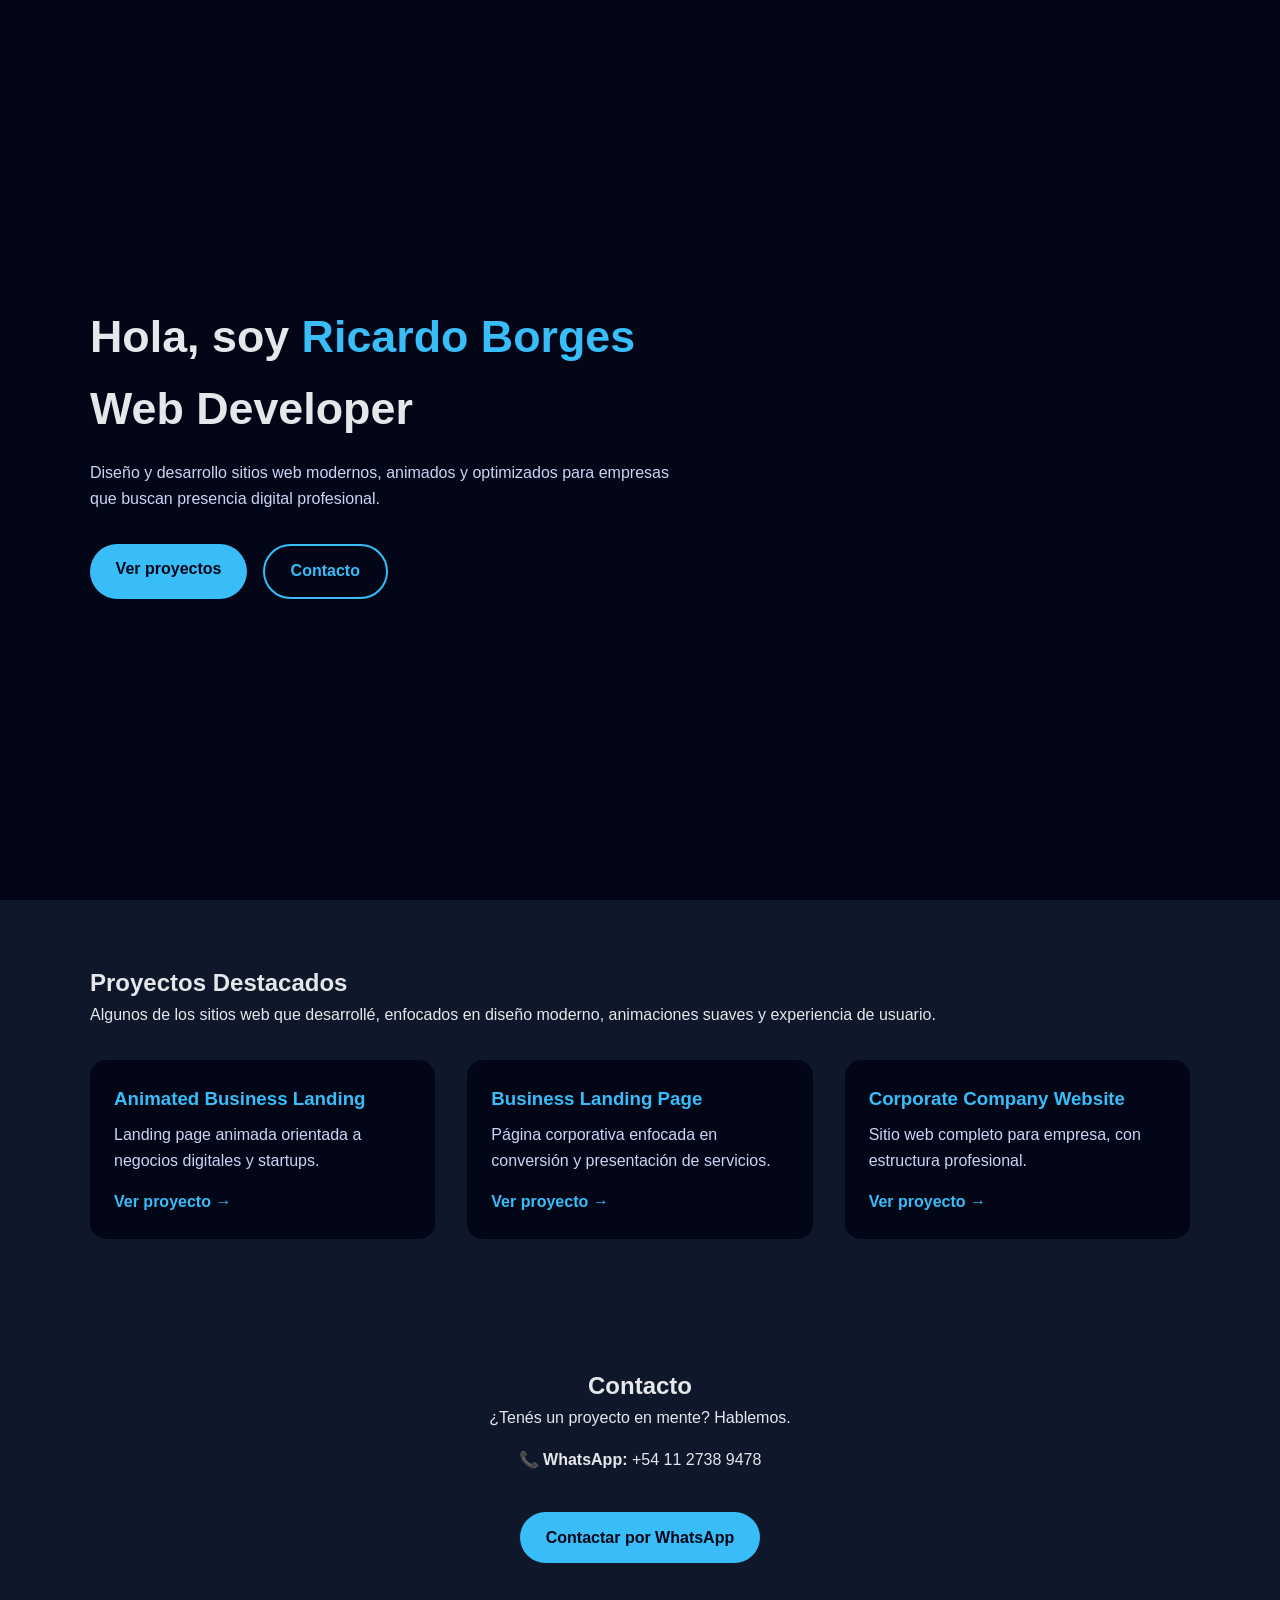
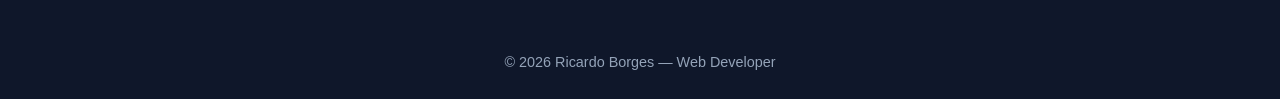
<file: index.html>
<!DOCTYPE html>
<html lang="es">
<head>
  <meta charset="UTF-8" />
  <meta name="viewport" content="width=device-width, initial-scale=1.0" />
  <title>Ricardo Borges | Web Developer</title>

  <!-- CSS -->
  <link rel="stylesheet" href="css/styles.css">
</head>

<body>

  <!-- ===== HERO ===== -->
  <header class="hero">
    <div class="container">
      <h1>
        Hola, soy <span>Ricardo Borges</span><br />
        Web Developer
      </h1>

      <p>
        Diseño y desarrollo sitios web modernos, animados y optimizados para
        empresas que buscan presencia digital profesional.
      </p>

      <div class="hero-buttons">
        <a href="#projects" class="btn-primary">Ver proyectos</a>
        <a href="#contact" class="btn-secondary">Contacto</a>
      </div>
    </div>
  </header>

  <!-- ===== PROYECTOS ===== -->
  <section id="projects" class="container">
    <h2>Proyectos Destacados</h2>
    <p>
      Algunos de los sitios web que desarrollé, enfocados en diseño moderno,
      animaciones suaves y experiencia de usuario.
    </p>

    <div class="projects-grid">

      <div class="project-card">
        <h3>Animated Business Landing</h3>
        <p>Landing page animada orientada a negocios digitales y startups.</p>
        <a href="projects/animated-business-landing/index.html" target="_blank">
          Ver proyecto →
        </a>
      </div>

      <div class="project-card">
        <h3>Business Landing Page</h3>
        <p>Página corporativa enfocada en conversión y presentación de servicios.</p>
        <a href="projects/business-landing-page/index.html" target="_blank">
          Ver proyecto →
        </a>
      </div>

      <div class="project-card">
        <h3>Corporate Company Website</h3>
        <p>Sitio web completo para empresa, con estructura profesional.</p>
        <a href="projects/corporate-company-website/index.html" target="_blank">
          Ver proyecto →
        </a>
      </div>

    </div>
  </section>

  <!-- ===== CONTACTO ===== -->
  <section id="contact" class="container contact">
    <h2>Contacto</h2>
    <p>¿Tenés un proyecto en mente? Hablemos.</p>

    <p class="contact-info">
      📞 <strong>WhatsApp:</strong> +54 11 2738 9478
    </p>

    <a
      href="https://wa.me/541127389478"
      target="_blank"
      class="btn-primary whatsapp-btn"
    >
      Contactar por WhatsApp
    </a>
  </section>

  <footer>
    <p>© 2026 Ricardo Borges — Web Developer</p>
  </footer>

  <!-- JS -->
  <script src="js/main.js"></script>
</body>
</html>
</file>
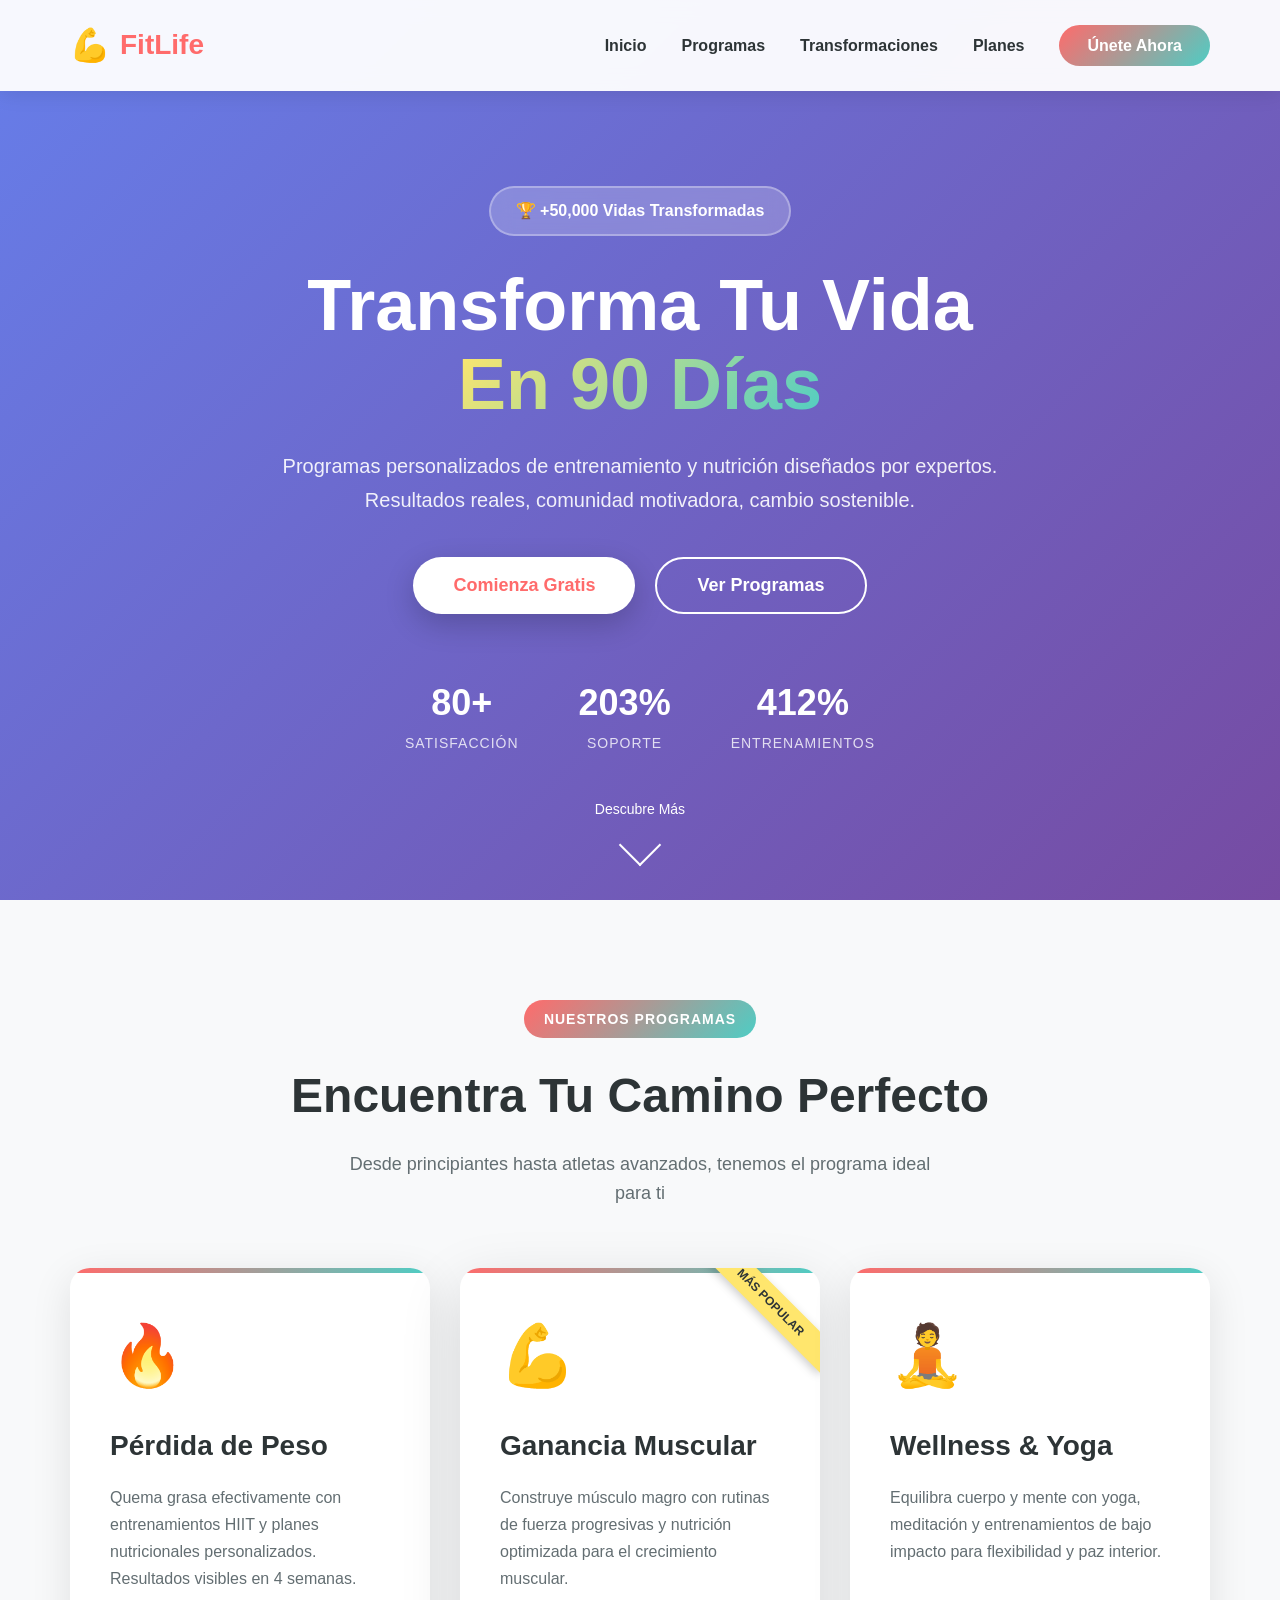
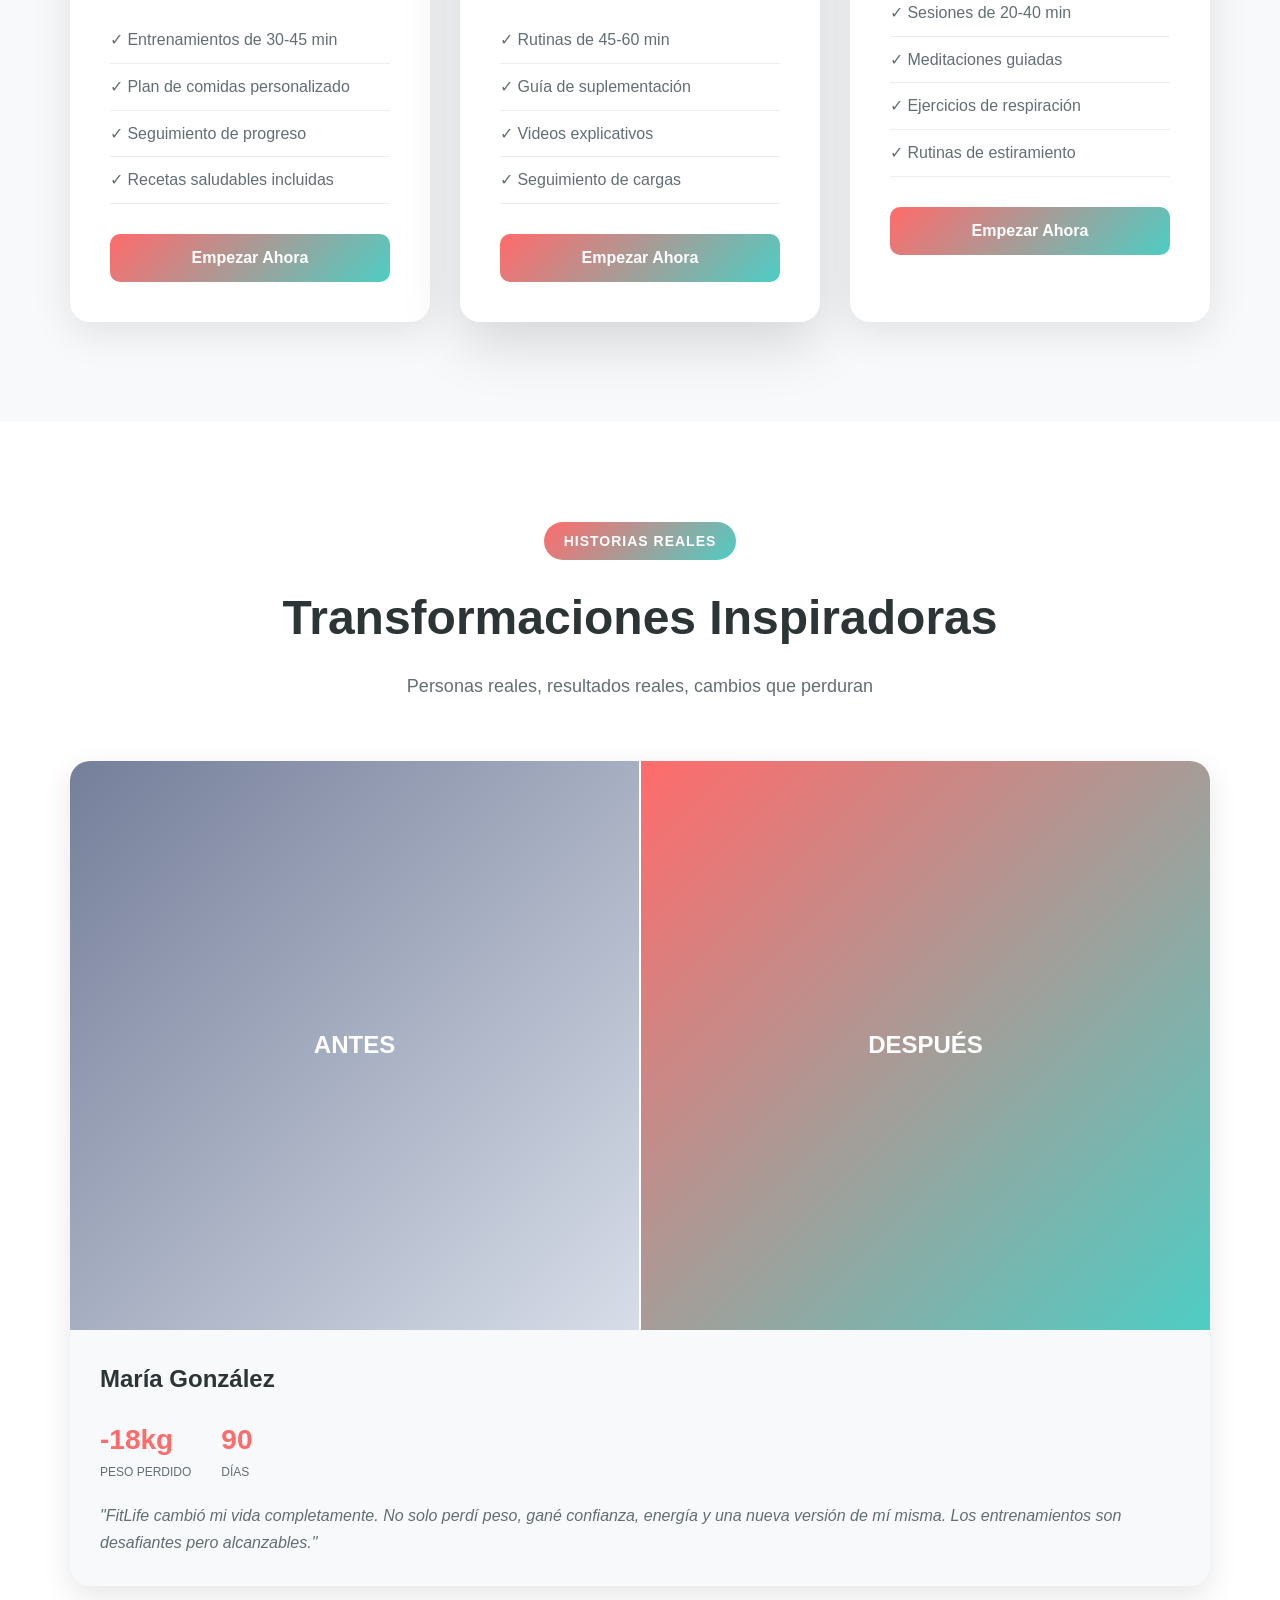
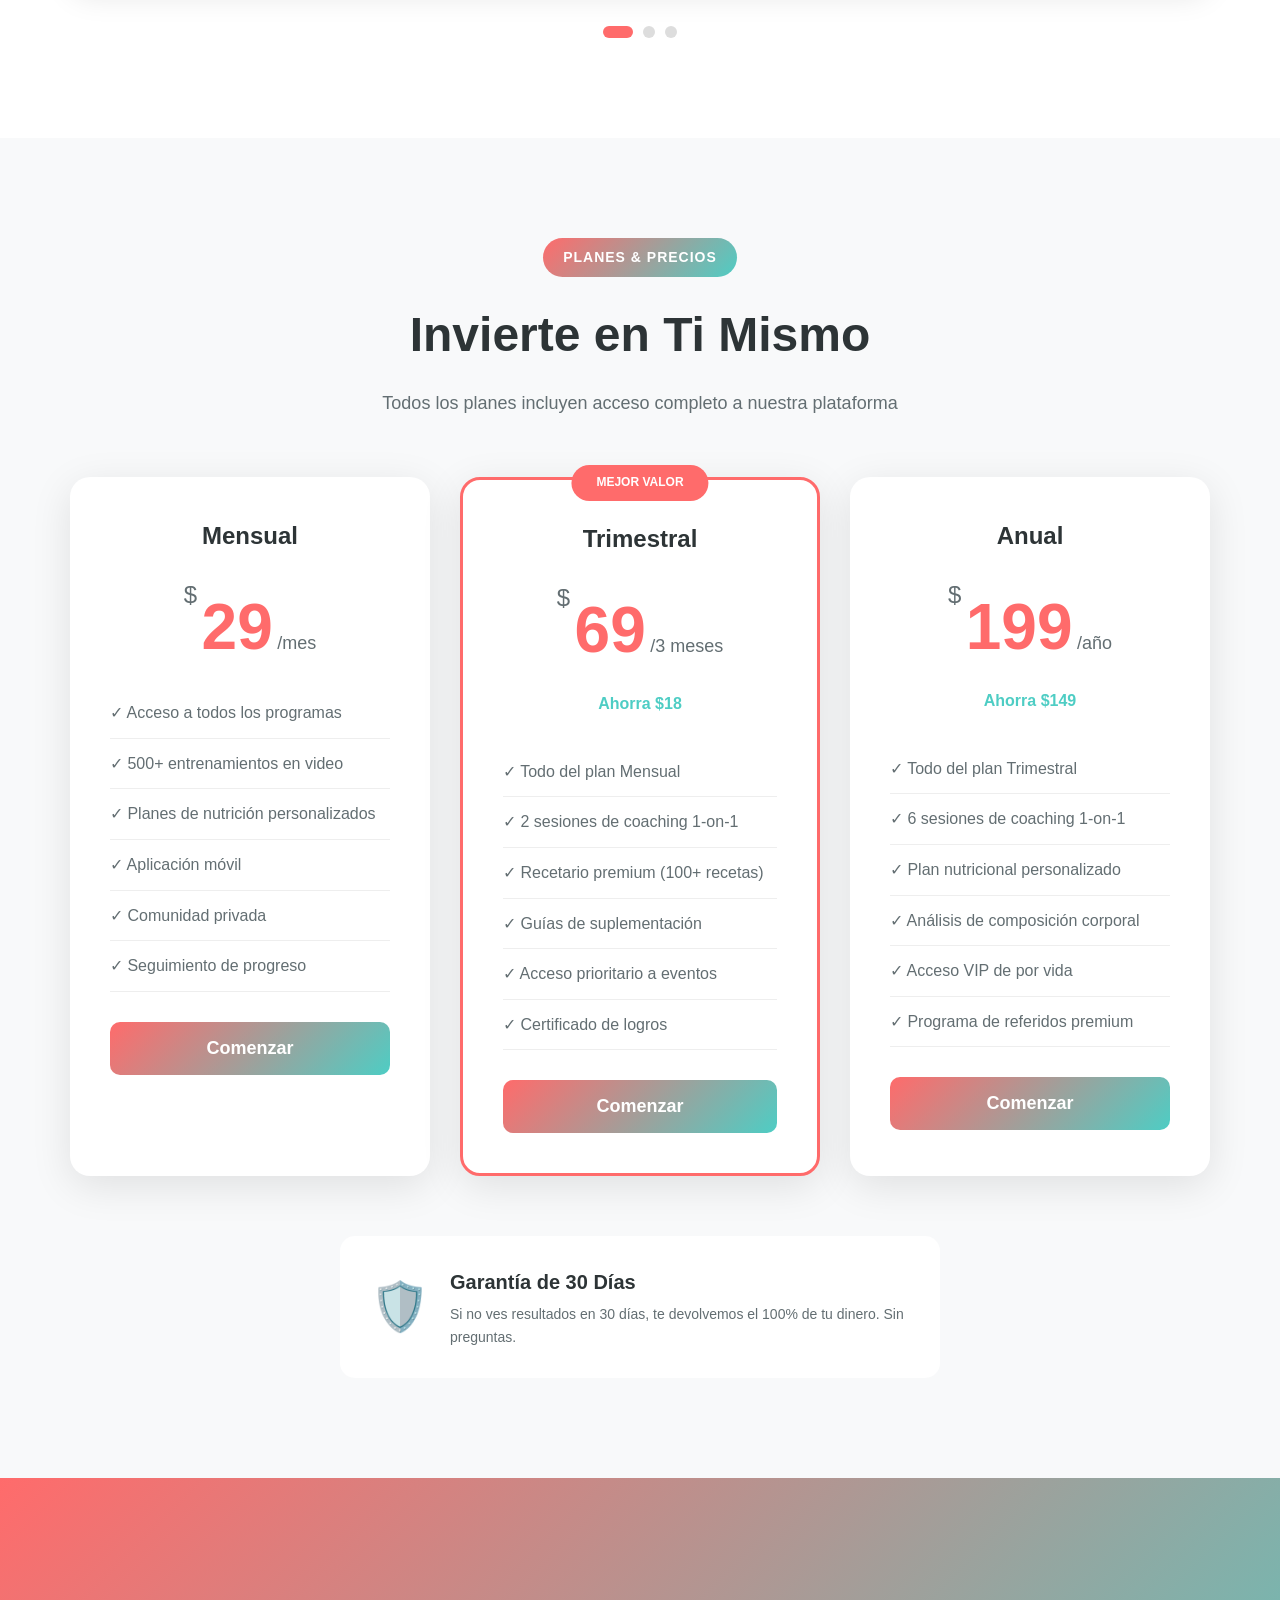
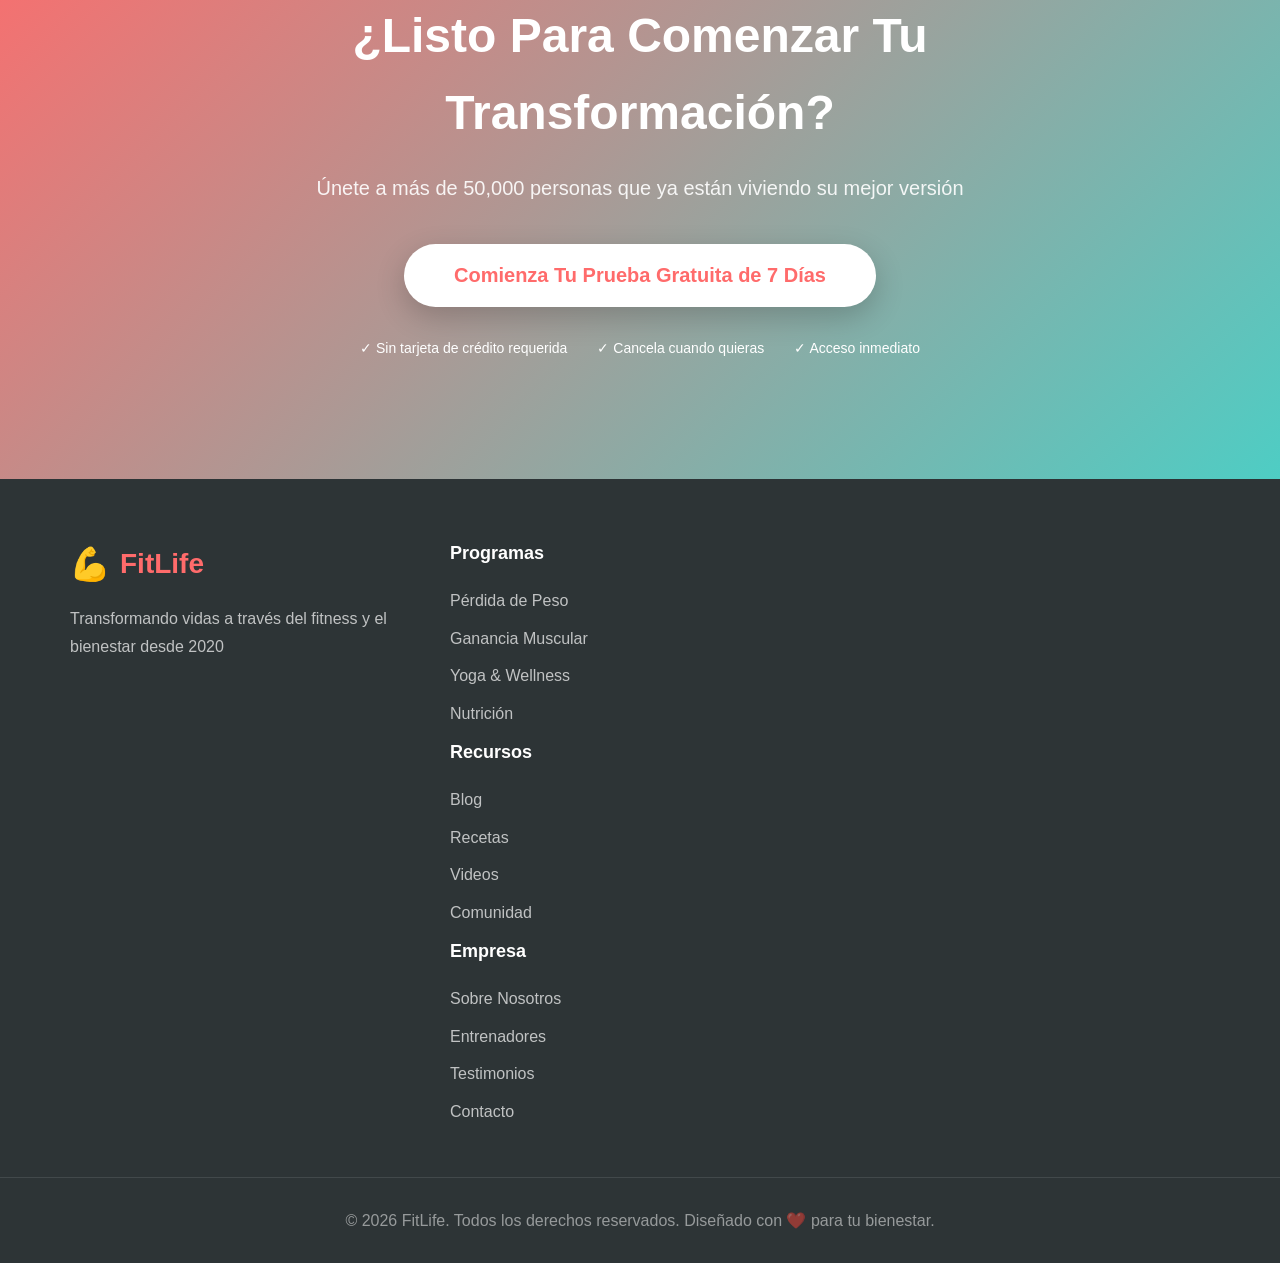
<file: projects/animated-business-landing/index.html>
<!DOCTYPE html>
<html lang="es">
<head>
    <meta charset="UTF-8">
    <meta name="viewport" content="width=device-width, initial-scale=1.0">
    <title>FitLife - Transforma Tu Cuerpo y Mente</title>
    <link rel="stylesheet" href="style.css">
</head>
<body>
    <!-- Video Background -->
    <div class="video-background">
        <div class="video-overlay"></div>
    </div>

    <!-- Navigation -->
    <nav class="navbar">
        <div class="nav-container">
            <div class="logo">
                <span class="logo-icon">💪</span>
                <span class="logo-text">FitLife</span>
            </div>
            <ul class="nav-menu">
                <li><a href="#inicio">Inicio</a></li>
                <li><a href="#programas">Programas</a></li>
                <li><a href="#transformaciones">Transformaciones</a></li>
                <li><a href="#planes">Planes</a></li>
                <li><a class="nav-cta" href="#unete">Únete Ahora</a></li>
            </ul>
            <div class="hamburger">
                <span></span>
                <span></span>
                <span></span>
            </div>
        </div>
    </nav>

    <!-- Hero Section -->
    <section class="hero" id="inicio">
        <div class="hero-content">
            <div class="hero-badge">🏆 +50,000 Vidas Transformadas</div>
            <h1 class="hero-title">
                Transforma Tu Vida<br>
                <span class="gradient-text">En 90 Días</span>
            </h1>
            <p class="hero-description">
                Programas personalizados de entrenamiento y nutrición diseñados por expertos. 
                Resultados reales, comunidad motivadora, cambio sostenible.
            </p>
            <div class="hero-buttons">
                <button class="btn btn-primary">Comienza Gratis</button>
                <button class="btn btn-secondary">Ver Programas</button>
            </div>
            <div class="hero-stats">
                <div class="stat">
                    <span class="stat-number">98%</span>
                    <span class="stat-label">Satisfacción</span>
                </div>
                <div class="stat">
                    <span class="stat-number">24/7</span>
                    <span class="stat-label">Soporte</span>
                </div>
                <div class="stat">
                    <span class="stat-number">500+</span>
                    <span class="stat-label">Entrenamientos</span>
                </div>
            </div>
        </div>
        <div class="scroll-indicator">
            <span>Descubre Más</span>
            <div class="scroll-arrow"></div>
        </div>
    </section>

    <!-- Programs Section -->
    <section class="programs" id="programas">
        <div class="container">
            <div class="section-header">
                <span class="section-badge">Nuestros Programas</span>
                <h2 class="section-title">Encuentra Tu Camino Perfecto</h2>
                <p class="section-subtitle">
                    Desde principiantes hasta atletas avanzados, tenemos el programa ideal para ti
                </p>
            </div>

            <div class="programs-grid">
                <div class="program-card" data-color="#ff6b6b">
                    <div class="program-icon">🔥</div>
                    <h3>Pérdida de Peso</h3>
                    <p>Quema grasa efectivamente con entrenamientos HIIT y planes nutricionales personalizados. Resultados visibles en 4 semanas.</p>
                    <ul class="program-features">
                        <li>✓ Entrenamientos de 30-45 min</li>
                        <li>✓ Plan de comidas personalizado</li>
                        <li>✓ Seguimiento de progreso</li>
                        <li>✓ Recetas saludables incluidas</li>
                    </ul>
                    <button class="btn-program">Empezar Ahora</button>
                </div>

                <div class="program-card featured" data-color="#4ecdc4">
                    <div class="popular-badge">MÁS POPULAR</div>
                    <div class="program-icon">💪</div>
                    <h3>Ganancia Muscular</h3>
                    <p>Construye músculo magro con rutinas de fuerza progresivas y nutrición optimizada para el crecimiento muscular.</p>
                    <ul class="program-features">
                        <li>✓ Rutinas de 45-60 min</li>
                        <li>✓ Guía de suplementación</li>
                        <li>✓ Videos explicativos</li>
                        <li>✓ Seguimiento de cargas</li>
                    </ul>
                    <button class="btn-program">Empezar Ahora</button>
                </div>

                <div class="program-card" data-color="#95e1d3">
                    <div class="program-icon">🧘</div>
                    <h3>Wellness & Yoga</h3>
                    <p>Equilibra cuerpo y mente con yoga, meditación y entrenamientos de bajo impacto para flexibilidad y paz interior.</p>
                    <ul class="program-features">
                        <li>✓ Sesiones de 20-40 min</li>
                        <li>✓ Meditaciones guiadas</li>
                        <li>✓ Ejercicios de respiración</li>
                        <li>✓ Rutinas de estiramiento</li>
                    </ul>
                    <button class="btn-program">Empezar Ahora</button>
                </div>
            </div>
        </div>
    </section>

    <!-- Transformations Section -->
    <section class="transformations" id="transformaciones">
        <div class="container">
            <div class="section-header">
                <span class="section-badge">Historias Reales</span>
                <h2 class="section-title">Transformaciones Inspiradoras</h2>
                <p class="section-subtitle">
                    Personas reales, resultados reales, cambios que perduran
                </p>
            </div>

            <div class="transformations-slider">
                <div class="transformation-card">
                    <div class="transformation-images">
                        <div class="image-box before">
                            <div class="image-placeholder">ANTES</div>
                        </div>
                        <div class="image-box after">
                            <div class="image-placeholder">DESPUÉS</div>
                        </div>
                    </div>
                    <div class="transformation-info">
                        <h3>María González</h3>
                        <div class="transformation-stats">
                            <div class="mini-stat">
                                <span class="mini-number">-18kg</span>
                                <span class="mini-label">Peso perdido</span>
                            </div>
                            <div class="mini-stat">
                                <span class="mini-number">90</span>
                                <span class="mini-label">Días</span>
                            </div>
                        </div>
                        <p>"FitLife cambió mi vida completamente. No solo perdí peso, gané confianza, energía y una nueva versión de mí misma. Los entrenamientos son desafiantes pero alcanzables."</p>
                    </div>
                </div>

                <div class="transformation-card">
                    <div class="transformation-images">
                        <div class="image-box before">
                            <div class="image-placeholder">ANTES</div>
                        </div>
                        <div class="image-box after">
                            <div class="image-placeholder">DESPUÉS</div>
                        </div>
                    </div>
                    <div class="transformation-info">
                        <h3>Carlos Mendoza</h3>
                        <div class="transformation-stats">
                            <div class="mini-stat">
                                <span class="mini-number">+12kg</span>
                                <span class="mini-label">Músculo ganado</span>
                            </div>
                            <div class="mini-stat">
                                <span class="mini-number">120</span>
                                <span class="mini-label">Días</span>
                            </div>
                        </div>
                        <p>"Después de años de entrenar sin resultados, FitLife me dio la estructura y conocimiento que necesitaba. La comunidad y el soporte son increíbles."</p>
                    </div>
                </div>

                <div class="transformation-card">
                    <div class="transformation-images">
                        <div class="image-box before">
                            <div class="image-placeholder">ANTES</div>
                        </div>
                        <div class="image-box after">
                            <div class="image-placeholder">DESPUÉS</div>
                        </div>
                    </div>
                    <div class="transformation-info">
                        <h3>Ana Rodríguez</h3>
                        <div class="transformation-stats">
                            <div class="mini-stat">
                                <span class="mini-number">-22kg</span>
                                <span class="mini-label">Peso perdido</span>
                            </div>
                            <div class="mini-stat">
                                <span class="mini-number">150</span>
                                <span class="mini-label">Días</span>
                            </div>
                        </div>
                        <p>"A mis 45 años pensé que era tarde para cambiar. FitLife me demostró lo contrario. Ahora tengo más energía que en mis 20s y me siento mejor que nunca."</p>
                    </div>
                </div>
            </div>

            <div class="slider-dots">
                <span class="dot active"></span>
                <span class="dot"></span>
                <span class="dot"></span>
            </div>
        </div>
    </section>

    <!-- Pricing Section -->
    <section class="pricing" id="planes">
        <div class="container">
            <div class="section-header">
                <span class="section-badge">Planes & Precios</span>
                <h2 class="section-title">Invierte en Ti Mismo</h2>
                <p class="section-subtitle">
                    Todos los planes incluyen acceso completo a nuestra plataforma
                </p>
            </div>

            <div class="pricing-grid">
                <div class="pricing-card">
                    <h3 class="plan-name">Mensual</h3>
                    <div class="plan-price">
                        <span class="currency">$</span>
                        <span class="amount">29</span>
                        <span class="period">/mes</span>
                    </div>
                    <ul class="plan-features">
                        <li>✓ Acceso a todos los programas</li>
                        <li>✓ 500+ entrenamientos en video</li>
                        <li>✓ Planes de nutrición personalizados</li>
                        <li>✓ Aplicación móvil</li>
                        <li>✓ Comunidad privada</li>
                        <li>✓ Seguimiento de progreso</li>
                    </ul>
                    <button class="btn-plan">Comenzar</button>
                </div>

                <div class="pricing-card popular">
                    <div class="popular-tag">MEJOR VALOR</div>
                    <h3 class="plan-name">Trimestral</h3>
                    <div class="plan-price">
                        <span class="currency">$</span>
                        <span class="amount">69</span>
                        <span class="period">/3 meses</span>
                    </div>
                    <div class="savings">Ahorra $18</div>
                    <ul class="plan-features">
                        <li>✓ Todo del plan Mensual</li>
                        <li>✓ 2 sesiones de coaching 1-on-1</li>
                        <li>✓ Recetario premium (100+ recetas)</li>
                        <li>✓ Guías de suplementación</li>
                        <li>✓ Acceso prioritario a eventos</li>
                        <li>✓ Certificado de logros</li>
                    </ul>
                    <button class="btn-plan">Comenzar</button>
                </div>

                <div class="pricing-card">
                    <h3 class="plan-name">Anual</h3>
                    <div class="plan-price">
                        <span class="currency">$</span>
                        <span class="amount">199</span>
                        <span class="period">/año</span>
                    </div>
                    <div class="savings">Ahorra $149</div>
                    <ul class="plan-features">
                        <li>✓ Todo del plan Trimestral</li>
                        <li>✓ 6 sesiones de coaching 1-on-1</li>
                        <li>✓ Plan nutricional personalizado</li>
                        <li>✓ Análisis de composición corporal</li>
                        <li>✓ Acceso VIP de por vida</li>
                        <li>✓ Programa de referidos premium</li>
                    </ul>
                    <button class="btn-plan">Comenzar</button>
                </div>
            </div>

            <div class="guarantee">
                <div class="guarantee-icon">🛡️</div>
                <div class="guarantee-text">
                    <h4>Garantía de 30 Días</h4>
                    <p>Si no ves resultados en 30 días, te devolvemos el 100% de tu dinero. Sin preguntas.</p>
                </div>
            </div>
        </div>
    </section>

    <!-- CTA Section -->
    <section class="cta" id="unete">
        <div class="cta-content">
            <h2>¿Listo Para Comenzar Tu Transformación?</h2>
            <p>Únete a más de 50,000 personas que ya están viviendo su mejor versión</p>
            <button class="btn btn-cta">Comienza Tu Prueba Gratuita de 7 Días</button>
            <div class="cta-features">
                <span>✓ Sin tarjeta de crédito requerida</span>
                <span>✓ Cancela cuando quieras</span>
                <span>✓ Acceso inmediato</span>
            </div>
        </div>
    </section>

    <!-- Footer -->
    <footer class="footer">
        <div class="footer-content">
            <div class="footer-brand">
                <div class="logo">
                    <span class="logo-icon">💪</span>
                    <span class="logo-text">FitLife</span>
                </div>
                <p>Transformando vidas a través del fitness y el bienestar desde 2020</p>
            </div>
            <div class="footer-links">
                <div class="footer-column">
                    <h4>Programas</h4>
                    <a href="#">Pérdida de Peso</a>
                    <a href="#">Ganancia Muscular</a>
                    <a href="#">Yoga & Wellness</a>
                    <a href="#">Nutrición</a>
                </div>
                <div class="footer-column">
                    <h4>Recursos</h4>
                    <a href="#">Blog</a>
                    <a href="#">Recetas</a>
                    <a href="#">Videos</a>
                    <a href="#">Comunidad</a>
                </div>
                <div class="footer-column">
                    <h4>Empresa</h4>
                    <a href="#">Sobre Nosotros</a>
                    <a href="#">Entrenadores</a>
                    <a href="#">Testimonios</a>
                    <a href="#">Contacto</a>
                </div>
            </div>
        </div>
        <div class="footer-bottom">
            <p>&copy; 2026 FitLife. Todos los derechos reservados. Diseñado con ❤️ para tu bienestar.</p>
        </div>
    </footer>

    <script src="script.js"></script>
</body>
</html>
</file>
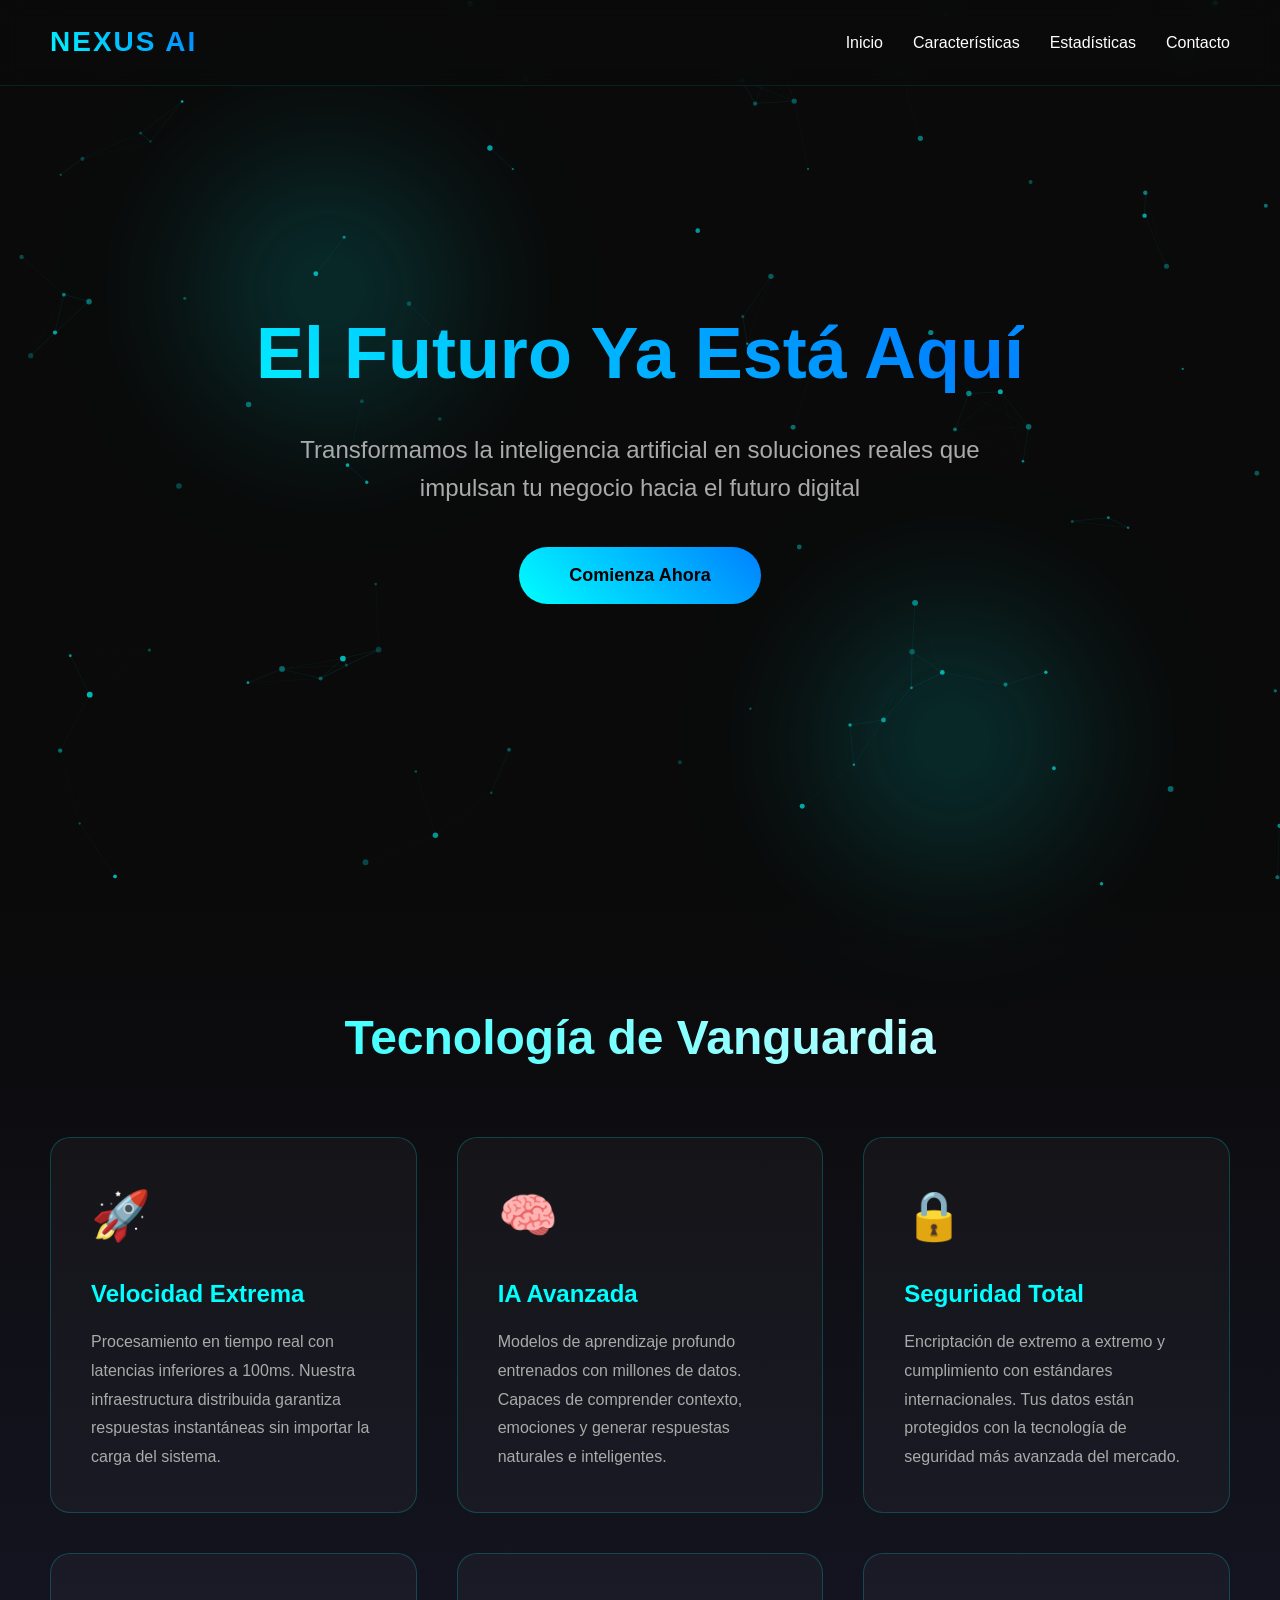
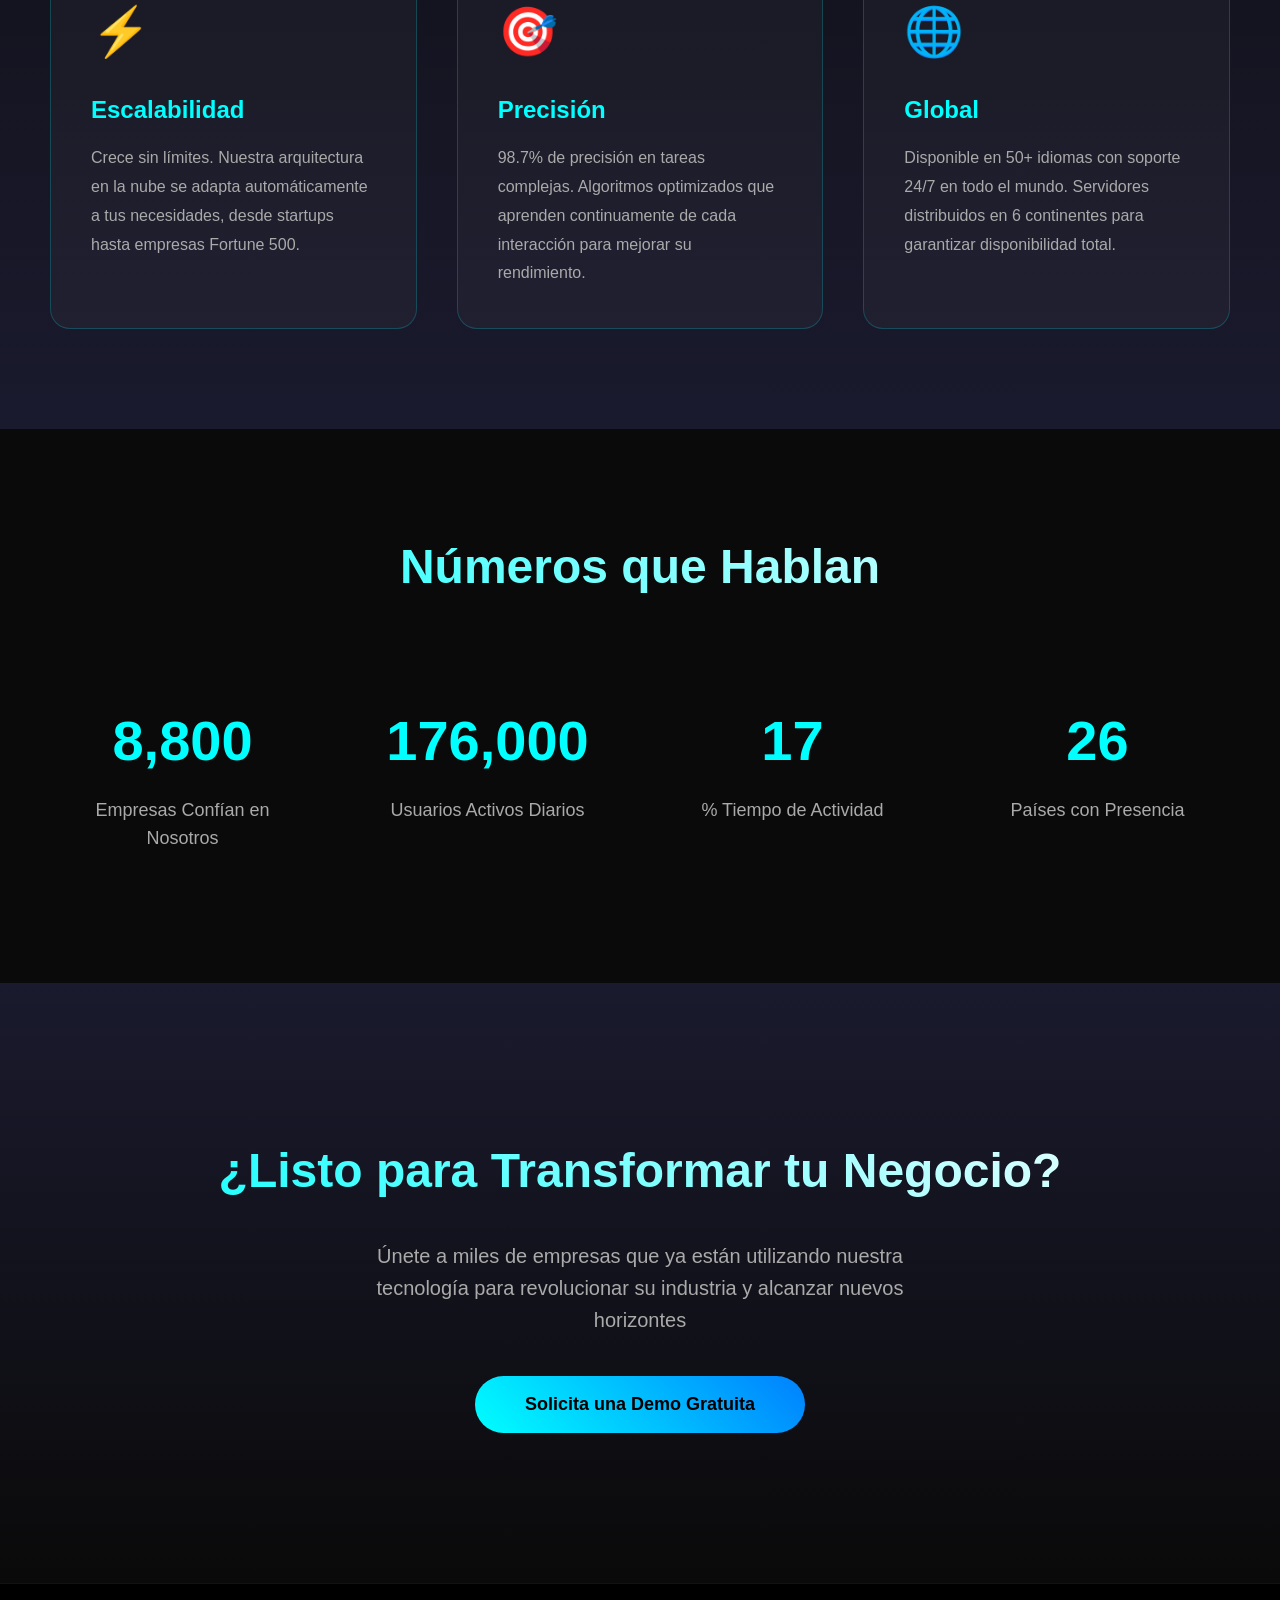
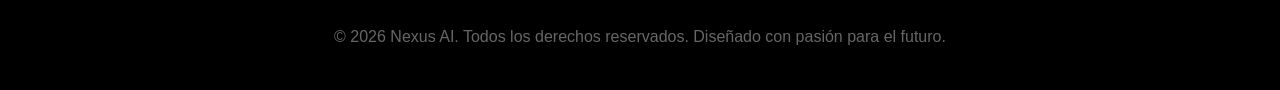
<file: projects/business-landing-page/index.html>
<!DOCTYPE html>
<html lang="es">
<head>
    <meta charset="UTF-8">
    <meta name="viewport" content="width=device-width, initial-scale=1.0">
    <title>Nexus AI - El Futuro de la Inteligencia</title>
    <link rel="stylesheet" href="style.css">
</head>
<body>
    <canvas id="particles"></canvas>
    
    <div class="glow-orb orb1"></div>
    <div class="glow-orb orb2"></div>

    <header>
        <div class="logo">NEXUS AI</div>
        <nav>
            <a href="#inicio">Inicio</a>
            <a href="#features">Características</a>
            <a href="#stats">Estadísticas</a>
            <a href="#contacto">Contacto</a>
        </nav>
    </header>

    <section class="hero" id="inicio">
        <h1>El Futuro Ya Está Aquí</h1>
        <p>Transformamos la inteligencia artificial en soluciones reales que impulsan tu negocio hacia el futuro digital</p>
        <button class="cta-button">Comienza Ahora</button>
    </section>

    <section class="features" id="features">
        <h2 class="section-title">Tecnología de Vanguardia</h2>
        <div class="feature-grid">
            <div class="feature-card">
                <div class="feature-icon">🚀</div>
                <h3>Velocidad Extrema</h3>
                <p>Procesamiento en tiempo real con latencias inferiores a 100ms. Nuestra infraestructura distribuida garantiza respuestas instantáneas sin importar la carga del sistema.</p>
            </div>
            <div class="feature-card">
                <div class="feature-icon">🧠</div>
                <h3>IA Avanzada</h3>
                <p>Modelos de aprendizaje profundo entrenados con millones de datos. Capaces de comprender contexto, emociones y generar respuestas naturales e inteligentes.</p>
            </div>
            <div class="feature-card">
                <div class="feature-icon">🔒</div>
                <h3>Seguridad Total</h3>
                <p>Encriptación de extremo a extremo y cumplimiento con estándares internacionales. Tus datos están protegidos con la tecnología de seguridad más avanzada del mercado.</p>
            </div>
            <div class="feature-card">
                <div class="feature-icon">⚡</div>
                <h3>Escalabilidad</h3>
                <p>Crece sin límites. Nuestra arquitectura en la nube se adapta automáticamente a tus necesidades, desde startups hasta empresas Fortune 500.</p>
            </div>
            <div class="feature-card">
                <div class="feature-icon">🎯</div>
                <h3>Precisión</h3>
                <p>98.7% de precisión en tareas complejas. Algoritmos optimizados que aprenden continuamente de cada interacción para mejorar su rendimiento.</p>
            </div>
            <div class="feature-card">
                <div class="feature-icon">🌐</div>
                <h3>Global</h3>
                <p>Disponible en 50+ idiomas con soporte 24/7 en todo el mundo. Servidores distribuidos en 6 continentes para garantizar disponibilidad total.</p>
            </div>
        </div>
    </section>

    <section class="stats" id="stats">
        <h2 class="section-title">Números que Hablan</h2>
        <div class="stats-grid">
            <div class="stat-item">
                <div class="stat-number" data-target="50000">0</div>
                <div class="stat-label">Empresas Confían en Nosotros</div>
            </div>
            <div class="stat-item">
                <div class="stat-number" data-target="1000000">0</div>
                <div class="stat-label">Usuarios Activos Diarios</div>
            </div>
            <div class="stat-item">
                <div class="stat-number" data-target="99">0</div>
                <div class="stat-label">% Tiempo de Actividad</div>
            </div>
            <div class="stat-item">
                <div class="stat-number" data-target="150">0</div>
                <div class="stat-label">Países con Presencia</div>
            </div>
        </div>
    </section>

    <section class="cta-section" id="contacto">
        <h2>¿Listo para Transformar tu Negocio?</h2>
        <p>Únete a miles de empresas que ya están utilizando nuestra tecnología para revolucionar su industria y alcanzar nuevos horizontes</p>
        <button class="cta-button">Solicita una Demo Gratuita</button>
    </section>

    <footer>
        <p>&copy; 2026 Nexus AI. Todos los derechos reservados. Diseñado con pasión para el futuro.</p>
    </footer>

    <script src="script.js"></script>
</body>
</html>
</file>
<file: css/styles.css>
* {
  margin: 0;
  padding: 0;
  box-sizing: border-box;
}

body {
  font-family: Arial, Helvetica, sans-serif;
  background: #0f172a;
  color: #e5e7eb;
  line-height: 1.6;
}

a {
  text-decoration: none;
  color: inherit;
}

.container {
  width: 90%;
  max-width: 1100px;
  margin: auto;
}

/* ===== HERO ===== */
.hero {
  min-height: 100vh;
  display: flex;
  align-items: center;
  background: linear-gradient(135deg, #020617, #020617);
}

.hero h1 {
  font-size: 2.8rem;
  margin-bottom: 1rem;
}

.hero h1 span {
  color: #38bdf8;
}

.hero p {
  max-width: 600px;
  margin-bottom: 2rem;
  color: #cbd5f5;
}

.hero-buttons {
  display: flex;
  gap: 1rem;
}

/* ===== BOTONES ===== */
.btn-primary,
.btn-secondary {
  padding: 0.8rem 1.6rem;
  border-radius: 30px;
  font-weight: bold;
  position: relative;
  z-index: 1;
}

.btn-primary {
  background: #38bdf8;
  color: #020617;
}

.btn-secondary {
  border: 2px solid #38bdf8;
  color: #38bdf8;
}

.btn-primary:hover,
.btn-secondary:hover {
  transform: translateY(-2px);
  opacity: 0.9;
}

/* ===== PROYECTOS ===== */
section {
  padding: 4rem 0;
}

.projects-grid {
  display: grid;
  grid-template-columns: repeat(auto-fit, minmax(280px, 1fr));
  gap: 2rem;
  margin-top: 2rem;
}

.project-card {
  background: #020617;
  padding: 1.5rem;
  border-radius: 16px;
  transition: transform 0.3s ease;
}

.project-card:hover {
  transform: translateY(-6px);
}

.project-card h3 {
  margin-bottom: 0.5rem;
  color: #38bdf8;
}

.project-card p {
  margin-bottom: 1rem;
  color: #cbd5f5;
}

.project-card a {
  color: #38bdf8;
  font-weight: bold;
}

/* ===== CONTACTO ===== */
.contact {
  text-align: center;
}

.whatsapp-btn {
  display: inline-block;
  margin-top: 1.5rem;
}

/* ===== FOOTER ===== */
footer {
  text-align: center;
  padding: 1.5rem 0;
  font-size: 0.9rem;
  color: #94a3b8;
}

/* ===== FIX BOTÓN WHATSAPP ===== */

.contact p {
  margin-bottom: 1rem;
}

.contact-info {
  margin-bottom: 1.5rem;
}

.whatsapp-btn {
  display: inline-block;
  margin-top: 1.5rem;
  position: relative;
  z-index: 1;
}

/* Animaciones JS */
.fade-in {
  opacity: 0;
  transform: translateY(30px);
  transition: all 0.6s ease;
}

.fade-in.visible {
  opacity: 1;
  transform: translateY(0);
}
</file>
<file: projects/animated-business-landing/style.css>
* {
    margin: 0;
    padding: 0;
    box-sizing: border-box;
}

:root {
    --primary: #ff6b6b;
    --secondary: #4ecdc4;
    --accent: #ffe66d;
    --dark: #2d3436;
    --light: #ffffff;
    --gray: #636e72;
    --light-bg: #f8f9fa;
}

body {
    font-family: 'Inter', 'Segoe UI', Tahoma, Geneva, Verdana, sans-serif;
    color: var(--dark);
    line-height: 1.6;
    overflow-x: hidden;
}

/* Video Background */
.video-background {
    position: fixed;
    top: 0;
    left: 0;
    width: 100%;
    height: 100vh;
    z-index: -2;
    background: linear-gradient(135deg, #667eea 0%, #764ba2 100%);
}

.video-overlay {
    position: absolute;
    top: 0;
    left: 0;
    width: 100%;
    height: 100%;
    background: linear-gradient(135deg, rgba(102, 126, 234, 0.9) 0%, rgba(118, 75, 162, 0.9) 100%);
}

/* Navigation */
.navbar {
    position: fixed;
    top: 0;
    width: 100%;
    padding: 20px 0;
    background: rgba(255, 255, 255, 0.95);
    backdrop-filter: blur(10px);
    box-shadow: 0 2px 20px rgba(0, 0, 0, 0.1);
    z-index: 1000;
    transition: all 0.3s;
}

.nav-container {
    max-width: 1200px;
    margin: 0 auto;
    padding: 0 30px;
    display: flex;
    justify-content: space-between;
    align-items: center;
}

.logo {
    display: flex;
    align-items: center;
    gap: 10px;
    font-size: 28px;
    font-weight: 800;
    color: var(--primary);
}

.logo-icon {
    font-size: 32px;
}

.nav-menu {
    display: flex;
    list-style: none;
    gap: 35px;
    align-items: center;
}

.nav-menu a {
    text-decoration: none;
    color: var(--dark);
    font-weight: 600;
    transition: color 0.3s;
    position: relative;
}

.nav-menu a:hover {
    color: var(--primary);
}

.nav-cta {
    background: linear-gradient(135deg, var(--primary), var(--secondary));
    color: white !important;
    padding: 12px 28px;
    border-radius: 25px;
    transition: transform 0.3s, box-shadow 0.3s;
}

.nav-cta:hover {
    transform: translateY(-2px);
    box-shadow: 0 10px 25px rgba(255, 107, 107, 0.3);
}

.hamburger {
    display: none;
    flex-direction: column;
    gap: 5px;
    cursor: pointer;
}

.hamburger span {
    width: 25px;
    height: 3px;
    background: var(--dark);
    border-radius: 3px;
    transition: 0.3s;
}

/* Hero Section */
.hero {
    min-height: 100vh;
    display: flex;
    flex-direction: column;
    justify-content: center;
    align-items: center;
    text-align: center;
    padding: 120px 30px 80px;
    position: relative;
}

.hero-content {
    max-width: 800px;
    animation: fadeInUp 1s ease;
}

.hero-badge {
    display: inline-block;
    background: rgba(255, 255, 255, 0.2);
    backdrop-filter: blur(10px);
    padding: 10px 25px;
    border-radius: 50px;
    color: white;
    font-weight: 600;
    margin-bottom: 30px;
    border: 2px solid rgba(255, 255, 255, 0.3);
}

.hero-title {
    font-size: 72px;
    font-weight: 900;
    color: white;
    margin-bottom: 25px;
    line-height: 1.1;
}

.gradient-text {
    background: linear-gradient(135deg, var(--accent), var(--secondary));
    -webkit-background-clip: text;
    -webkit-text-fill-color: transparent;
    display: inline-block;
}

.hero-description {
    font-size: 20px;
    color: rgba(255, 255, 255, 0.9);
    margin-bottom: 40px;
    line-height: 1.7;
}

.hero-buttons {
    display: flex;
    gap: 20px;
    justify-content: center;
    margin-bottom: 60px;
}

.btn {
    padding: 16px 40px;
    font-size: 18px;
    font-weight: 700;
    border: none;
    border-radius: 50px;
    cursor: pointer;
    transition: all 0.3s;
}

.btn-primary {
    background: white;
    color: var(--primary);
    box-shadow: 0 10px 30px rgba(0, 0, 0, 0.2);
}

.btn-primary:hover {
    transform: translateY(-3px);
    box-shadow: 0 15px 40px rgba(0, 0, 0, 0.3);
}

.btn-secondary {
    background: transparent;
    color: white;
    border: 2px solid white;
}

.btn-secondary:hover {
    background: white;
    color: var(--primary);
}

.hero-stats {
    display: flex;
    gap: 60px;
    justify-content: center;
}

.stat {
    display: flex;
    flex-direction: column;
}

.stat-number {
    font-size: 36px;
    font-weight: 900;
    color: white;
}

.stat-label {
    font-size: 14px;
    color: rgba(255, 255, 255, 0.8);
    text-transform: uppercase;
    letter-spacing: 1px;
}

.scroll-indicator {
    position: absolute;
    bottom: 40px;
    display: flex;
    flex-direction: column;
    align-items: center;
    gap: 10px;
    color: white;
    font-size: 14px;
    animation: bounce 2s infinite;
}

.scroll-arrow {
    width: 30px;
    height: 30px;
    border-left: 2px solid white;
    border-bottom: 2px solid white;
    transform: rotate(-45deg);
}

@keyframes fadeInUp {
    from {
        opacity: 0;
        transform: translateY(30px);
    }
    to {
        opacity: 1;
        transform: translateY(0);
    }
}

@keyframes bounce {
    0%, 100% { transform: translateY(0); }
    50% { transform: translateY(10px); }
}

/* Container */
.container {
    max-width: 1200px;
    margin: 0 auto;
    padding: 0 30px;
}

/* Section Styles */
.section-header {
    text-align: center;
    margin-bottom: 60px;
}

.section-badge {
    display: inline-block;
    background: linear-gradient(135deg, var(--primary), var(--secondary));
    color: white;
    padding: 8px 20px;
    border-radius: 20px;
    font-size: 14px;
    font-weight: 700;
    text-transform: uppercase;
    letter-spacing: 1px;
    margin-bottom: 20px;
}

.section-title {
    font-size: 48px;
    font-weight: 900;
    color: var(--dark);
    margin-bottom: 15px;
}

.section-subtitle {
    font-size: 18px;
    color: var(--gray);
    max-width: 600px;
    margin: 0 auto;
}

/* Programs Section */
.programs {
    padding: 100px 0;
    background: var(--light-bg);
}

.programs-grid {
    display: grid;
    grid-template-columns: repeat(auto-fit, minmax(320px, 1fr));
    gap: 30px;
}

.program-card {
    background: white;
    padding: 40px;
    border-radius: 20px;
    box-shadow: 0 10px 40px rgba(0, 0, 0, 0.1);
    transition: all 0.3s;
    position: relative;
    overflow: hidden;
}

.program-card::before {
    content: '';
    position: absolute;
    top: 0;
    left: 0;
    width: 100%;
    height: 5px;
    background: linear-gradient(90deg, var(--primary), var(--secondary));
}

.program-card.featured {
    transform: scale(1.05);
    box-shadow: 0 20px 60px rgba(0, 0, 0, 0.15);
}

.popular-badge {
    position: absolute;
    top: 20px;
    right: -35px;
    background: var(--accent);
    color: var(--dark);
    padding: 5px 40px;
    font-size: 12px;
    font-weight: 900;
    transform: rotate(45deg);
    box-shadow: 0 3px 10px rgba(0, 0, 0, 0.2);
}

.program-card:hover {
    transform: translateY(-10px);
    box-shadow: 0 20px 50px rgba(0, 0, 0, 0.15);
}

.program-icon {
    font-size: 60px;
    margin-bottom: 20px;
}

.program-card h3 {
    font-size: 28px;
    font-weight: 800;
    margin-bottom: 15px;
    color: var(--dark);
}

.program-card > p {
    color: var(--gray);
    margin-bottom: 25px;
    line-height: 1.7;
}

.program-features {
    list-style: none;
    margin-bottom: 30px;
}

.program-features li {
    padding: 10px 0;
    color: var(--gray);
    border-bottom: 1px solid #eee;
}

.btn-program {
    width: 100%;
    padding: 15px;
    background: linear-gradient(135deg, var(--primary), var(--secondary));
    color: white;
    border: none;
    border-radius: 10px;
    font-size: 16px;
    font-weight: 700;
    cursor: pointer;
    transition: all 0.3s;
}

.btn-program:hover {
    transform: translateY(-2px);
    box-shadow: 0 10px 25px rgba(255, 107, 107, 0.3);
}

/* Transformations Section */
.transformations {
    padding: 100px 0;
    background: white;
}

.transformations-slider {
    display: grid;
    grid-template-columns: repeat(auto-fit, minmax(350px, 1fr));
    gap: 30px;
    margin-bottom: 40px;
}

.transformation-card {
    background: var(--light-bg);
    border-radius: 20px;
    overflow: hidden;
    box-shadow: 0 10px 30px rgba(0, 0, 0, 0.1);
    transition: transform 0.3s;
}

.transformation-card:hover {
    transform: translateY(-5px);
}

.transformation-images {
    display: grid;
    grid-template-columns: 1fr 1fr;
    gap: 2px;
    background: white;
}

.image-box {
    aspect-ratio: 1;
    position: relative;
    overflow: hidden;
}

.image-placeholder {
    width: 100%;
    height: 100%;
    display: flex;
    align-items: center;
    justify-content: center;
    font-weight: 900;
    font-size: 24px;
    color: white;
}

.before .image-placeholder {
    background: linear-gradient(135deg, #757F9A, #D7DDE8);
}

.after .image-placeholder {
    background: linear-gradient(135deg, var(--primary), var(--secondary));
}

.transformation-info {
    padding: 30px;
}

.transformation-info h3 {
    font-size: 24px;
    font-weight: 800;
    margin-bottom: 20px;
    color: var(--dark);
}

.transformation-stats {
    display: flex;
    gap: 30px;
    margin-bottom: 20px;
}

.mini-stat {
    display: flex;
    flex-direction: column;
}

.mini-number {
    font-size: 28px;
    font-weight: 900;
    color: var(--primary);
}

.mini-label {
    font-size: 12px;
    color: var(--gray);
    text-transform: uppercase;
}

.transformation-info p {
    color: var(--gray);
    line-height: 1.7;
    font-style: italic;
}

.slider-dots {
    display: flex;
    justify-content: center;
    gap: 10px;
}

.dot {
    width: 12px;
    height: 12px;
    border-radius: 50%;
    background: #ddd;
    cursor: pointer;
    transition: all 0.3s;
}

.dot.active {
    background: var(--primary);
    width: 30px;
    border-radius: 10px;
}

/* Pricing Section */
.pricing {
    padding: 100px 0;
    background: var(--light-bg);
}

.pricing-grid {
    display: grid;
    grid-template-columns: repeat(auto-fit, minmax(300px, 1fr));
    gap: 30px;
    margin-bottom: 60px;
}

.pricing-card {
    background: white;
    padding: 40px;
    border-radius: 20px;
    box-shadow: 0 10px 40px rgba(0, 0, 0, 0.1);
    text-align: center;
    position: relative;
    transition: all 0.3s;
}

.pricing-card:hover {
    transform: translateY(-10px);
    box-shadow: 0 20px 50px rgba(0, 0, 0, 0.15);
}

.pricing-card.popular {
    border: 3px solid var(--primary);
    transform: scale(1.05);
}

.popular-tag {
    position: absolute;
    top: -15px;
    left: 50%;
    transform: translateX(-50%);
    background: var(--primary);
    color: white;
    padding: 8px 25px;
    border-radius: 20px;
    font-size: 12px;
    font-weight: 900;
    text-transform: uppercase;
}

.plan-name {
    font-size: 24px;
    font-weight: 800;
    color: var(--dark);
    margin-bottom: 20px;
}

.plan-price {
    margin-bottom: 10px;
}

.currency {
    font-size: 24px;
    color: var(--gray);
    vertical-align: top;
}

.amount {
    font-size: 64px;
    font-weight: 900;
    color: var(--primary);
}

.period {
    font-size: 18px;
    color: var(--gray);
}

.savings {
    color: var(--secondary);
    font-weight: 700;
    margin-bottom: 30px;
}

.plan-features {
    list-style: none;
    text-align: left;
    margin-bottom: 30px;
}

.plan-features li {
    padding: 12px 0;
    color: var(--gray);
    border-bottom: 1px solid #eee;
}

.btn-plan {
    width: 100%;
    padding: 16px;
    background: linear-gradient(135deg, var(--primary), var(--secondary));
    color: white;
    border: none;
    border-radius: 10px;
    font-size: 18px;
    font-weight: 700;
    cursor: pointer;
    transition: all 0.3s;
}

.btn-plan:hover {
    transform: translateY(-2px);
    box-shadow: 0 10px 25px rgba(255, 107, 107, 0.3);
}

.guarantee {
    display: flex;
    align-items: center;
    justify-content: center;
    gap: 20px;
    background: white;
    padding: 30px;
    border-radius: 15px;
    max-width: 600px;
    margin: 0 auto;
}

.guarantee-icon {
    font-size: 48px;
}

.guarantee-text h4 {
    font-size: 20px;
    font-weight: 800;
    color: var(--dark);
    margin-bottom: 5px;
}

.guarantee-text p {
    color: var(--gray);
    font-size: 14px;
}

/* CTA Section */
.cta {
    padding: 120px 30px;
    background: linear-gradient(135deg, var(--primary), var(--secondary));
    text-align: center;
}

.cta-content {
    max-width: 700px;
    margin: 0 auto;
}

.cta h2 {
    font-size: 48px;
    font-weight: 900;
    color: white;
    margin-bottom: 20px;
}

.cta p {
    font-size: 20px;
    color: rgba(255, 255, 255, 0.9);
    margin-bottom: 40px;
}

.btn-cta {
    background: white;
    color: var(--primary);
    padding: 20px 50px;
    font-size: 20px;
    font-weight: 800;
    border: none;
    border-radius: 50px;
    cursor: pointer;
    transition: all 0.3s;
    box-shadow: 0 10px 30px rgba(0, 0, 0, 0.2);
}

.btn-cta:hover {
    transform: translateY(-3px);
    box-shadow: 0 15px 40px rgba(0, 0, 0, 0.3);
}

.cta-features {
    display: flex;
    gap: 30px;
    justify-content: center;
    margin-top: 30px;
    color: white;
    font-size: 14px;
}

/* Footer */
.footer {
    background: var(--dark);
    color: white;
    padding: 60px 0 30px;
}

.footer-content {
    max-width: 1200px;
    margin: 0 auto;
    padding: 0 30px;
    display: grid;
    grid-template-columns: 1.5fr 1fr 1fr 1fr;
    gap: 40px;
    margin-bottom: 40px;
}

.footer-brand p {
    color: rgba(255, 255, 255, 0.7);
    margin-top: 15px;
    line-height: 1.7;
}

.footer-column h4 {
    font-size: 18px;
    margin-bottom: 20px;
    color: white;
}

.footer-column a {
    display: block;
    color: rgba(255, 255, 255, 0.7);
    text-decoration: none;
    margin-bottom: 12px;
    transition: color 0.3s;
}

.footer-column a:hover {
    color: var(--primary);
}

.footer-bottom {
    text-align: center;
    padding-top: 30px;
    border-top: 1px solid rgba(255, 255, 255, 0.1);
    color: rgba(255, 255, 255, 0.5);
}

/* Responsive */
@media (max-width: 768px) {
    .nav-menu {
        display: none;
    }
    
    .hamburger {
        display: flex;
    }
    
    .hero-title {
        font-size: 42px;
    }
    
    .hero-buttons {
        flex-direction: column;
    }
    
    .hero-stats {
        flex-direction: column;
        gap: 20px;
    }
    
    .section-title {
        font-size: 36px;
    }
    
    .programs-grid,
    .transformations-slider,
    .pricing-grid {
        grid-template-columns: 1fr;
    }
    
    .footer-content {
        grid-template-columns: 1fr;
    }
    
    .cta-features {
        flex-direction: column;
        gap: 15px;
    }
}
/* ===== MENÚ MÓVIL - AGREGAR AL FINAL ===== */

/* Estilos para cuando el menú está activo */
.nav-menu.active {
    display: flex !important;
    flex-direction: column;
    position: absolute;
    top: 70px;
    left: 0;
    width: 100%;
    background: white;
    box-shadow: 0 10px 30px rgba(0, 0, 0, 0.2);
    padding: 20px 0;
    gap: 0;
}

.nav-menu.active li {
    width: 100%;
    text-align: center;
    padding: 15px 0;
    border-bottom: 1px solid #f0f0f0;
}

/* Animación del hamburguesa */
.hamburger.active span:nth-child(1) {
    transform: rotate(45deg) translate(5px, 5px);
}

.hamburger.active span:nth-child(2) {
    opacity: 0;
}

.hamburger.active span:nth-child(3) {
    transform: rotate(-45deg) translate(7px, -6px);
}

/* Responsive ya existente - REEMPLAZAR esta sección */
@media (max-width: 768px) {
    .nav-menu {
        display: none; /* Oculto por defecto en móvil */
    }
    
    .hamburger {
        display: flex;
    }
    
    .hero-title {
        font-size: 42px;
    }
    
    .hero-buttons {
        flex-direction: column;
    }
    
    .hero-stats {
        flex-direction: column;
        gap: 20px;
    }
    
    .section-title {
        font-size: 36px;
    }
    
    .programs-grid,
    .transformations-slider,
    .pricing-grid {
        grid-template-columns: 1fr;
    }
    
    .footer-content {
        grid-template-columns: 1fr;
    }
    
    .cta-features {
        flex-direction: column;
        gap: 15px;
    }
}
</file>
<file: projects/business-landing-page/style.css>
* {
    margin: 0;
    padding: 0;
    box-sizing: border-box;
}

body {
    font-family: 'Segoe UI', Tahoma, Geneva, Verdana, sans-serif;
    background: #0a0a0a;
    color: #fff;
    overflow-x: hidden;
    line-height: 1.6;
}

/* Canvas de fondo */
#particles {
    position: fixed;
    top: 0;
    left: 0;
    width: 100%;
    height: 100%;
    z-index: -1;
}

/* Header */
header {
    position: fixed;
    top: 0;
    width: 100%;
    padding: 20px 50px;
    display: flex;
    justify-content: space-between;
    align-items: center;
    z-index: 1000;
    backdrop-filter: blur(10px);
    background: rgba(10, 10, 10, 0.7);
    border-bottom: 1px solid rgba(0, 255, 255, 0.1);
}

.logo {
    font-size: 28px;
    font-weight: bold;
    background: linear-gradient(45deg, #00ffff, #0080ff);
    -webkit-background-clip: text;
    -webkit-text-fill-color: transparent;
    letter-spacing: 2px;
}

nav {
    display: flex;
    gap: 30px;
}

nav a {
    color: #fff;
    text-decoration: none;
    font-size: 16px;
    transition: all 0.3s;
    position: relative;
}

nav a:hover {
    color: #00ffff;
}

nav a::after {
    content: '';
    position: absolute;
    bottom: -5px;
    left: 0;
    width: 0;
    height: 2px;
    background: #00ffff;
    transition: width 0.3s;
}

nav a:hover::after {
    width: 100%;
}

/* Hero Section */
.hero {
    height: 100vh;
    display: flex;
    flex-direction: column;
    justify-content: center;
    align-items: center;
    text-align: center;
    padding: 0 20px;
    position: relative;
}

.hero h1 {
    font-size: 72px;
    font-weight: 900;
    margin-bottom: 20px;
    background: linear-gradient(45deg, #00ffff, #0080ff, #00ffff);
    -webkit-background-clip: text;
    -webkit-text-fill-color: transparent;
    animation: gradient 3s ease infinite;
    background-size: 200% 200%;
}

@keyframes gradient {
    0%, 100% { background-position: 0% 50%; }
    50% { background-position: 100% 50%; }
}

.hero p {
    font-size: 24px;
    color: #aaa;
    margin-bottom: 40px;
    max-width: 700px;
}

.cta-button {
    padding: 18px 50px;
    font-size: 18px;
    background: linear-gradient(45deg, #00ffff, #0080ff);
    border: none;
    border-radius: 50px;
    color: #000;
    font-weight: bold;
    cursor: pointer;
    transition: all 0.3s;
    position: relative;
    overflow: hidden;
}

.cta-button::before {
    content: '';
    position: absolute;
    top: 50%;
    left: 50%;
    width: 0;
    height: 0;
    border-radius: 50%;
    background: rgba(255, 255, 255, 0.5);
    transform: translate(-50%, -50%);
    transition: width 0.6s, height 0.6s;
}

.cta-button:hover::before {
    width: 300px;
    height: 300px;
}

.cta-button:hover {
    transform: scale(1.05);
    box-shadow: 0 0 30px rgba(0, 255, 255, 0.5);
}

/* Features Section */
.features {
    padding: 100px 50px;
    background: linear-gradient(180deg, #0a0a0a 0%, #1a1a2e 100%);
}

.section-title {
    text-align: center;
    font-size: 48px;
    margin-bottom: 60px;
    background: linear-gradient(45deg, #00ffff, #fff);
    -webkit-background-clip: text;
    -webkit-text-fill-color: transparent;
}

.feature-grid {
    display: grid;
    grid-template-columns: repeat(auto-fit, minmax(300px, 1fr));
    gap: 40px;
    max-width: 1200px;
    margin: 0 auto;
}

.feature-card {
    background: rgba(255, 255, 255, 0.03);
    padding: 40px;
    border-radius: 20px;
    border: 1px solid rgba(0, 255, 255, 0.2);
    transition: all 0.4s;
    position: relative;
    overflow: hidden;
}

.feature-card::before {
    content: '';
    position: absolute;
    top: -50%;
    left: -50%;
    width: 200%;
    height: 200%;
    background: radial-gradient(circle, rgba(0, 255, 255, 0.1) 0%, transparent 70%);
    opacity: 0;
    transition: opacity 0.4s;
}

.feature-card:hover::before {
    opacity: 1;
}

.feature-card:hover {
    transform: translateY(-10px);
    border-color: #00ffff;
    box-shadow: 0 20px 60px rgba(0, 255, 255, 0.2);
}

.feature-icon {
    font-size: 48px;
    margin-bottom: 20px;
}

.feature-card h3 {
    font-size: 24px;
    margin-bottom: 15px;
    color: #00ffff;
}

.feature-card p {
    color: #aaa;
    line-height: 1.8;
}

/* Stats Section */
.stats {
    padding: 100px 50px;
    background: #0a0a0a;
}

.stats-grid {
    display: grid;
    grid-template-columns: repeat(auto-fit, minmax(250px, 1fr));
    gap: 40px;
    max-width: 1200px;
    margin: 0 auto;
    text-align: center;
}

.stat-item {
    padding: 30px;
}

.stat-number {
    font-size: 56px;
    font-weight: bold;
    color: #00ffff;
    margin-bottom: 10px;
}

.stat-label {
    font-size: 18px;
    color: #aaa;
}

/* CTA Section */
.cta-section {
    padding: 150px 50px;
    text-align: center;
    background: linear-gradient(180deg, #1a1a2e 0%, #0a0a0a 100%);
    position: relative;
}

.cta-section h2 {
    font-size: 48px;
    margin-bottom: 30px;
    background: linear-gradient(45deg, #00ffff, #fff);
    -webkit-background-clip: text;
    -webkit-text-fill-color: transparent;
}

.cta-section p {
    font-size: 20px;
    color: #aaa;
    margin-bottom: 40px;
    max-width: 600px;
    margin-left: auto;
    margin-right: auto;
}

/* Footer */
footer {
    padding: 40px 50px;
    text-align: center;
    background: #000;
    border-top: 1px solid rgba(0, 255, 255, 0.1);
}

footer p {
    color: #666;
}

/* Floating elements */
.floating {
    position: absolute;
    animation: float 6s ease-in-out infinite;
}

@keyframes float {
    0%, 100% { transform: translateY(0px); }
    50% { transform: translateY(-20px); }
}

.glow-orb {
    position: absolute;
    width: 400px;
    height: 400px;
    border-radius: 50%;
    background: radial-gradient(circle, rgba(0, 255, 255, 0.2) 0%, transparent 70%);
    filter: blur(60px);
    animation: pulse 4s ease-in-out infinite;
}

@keyframes pulse {
    0%, 100% { transform: scale(1); opacity: 0.5; }
    50% { transform: scale(1.2); opacity: 0.8; }
}

.orb1 { top: 10%; left: 10%; animation-delay: 0s; }
.orb2 { top: 60%; right: 10%; animation-delay: 2s; }

/* Responsive */
@media (max-width: 768px) {
    .hero h1 { font-size: 42px; }
    .hero p { font-size: 18px; }
    .section-title { font-size: 36px; }
    header { padding: 15px 20px; }
    nav { gap: 15px; }
}
</file>
